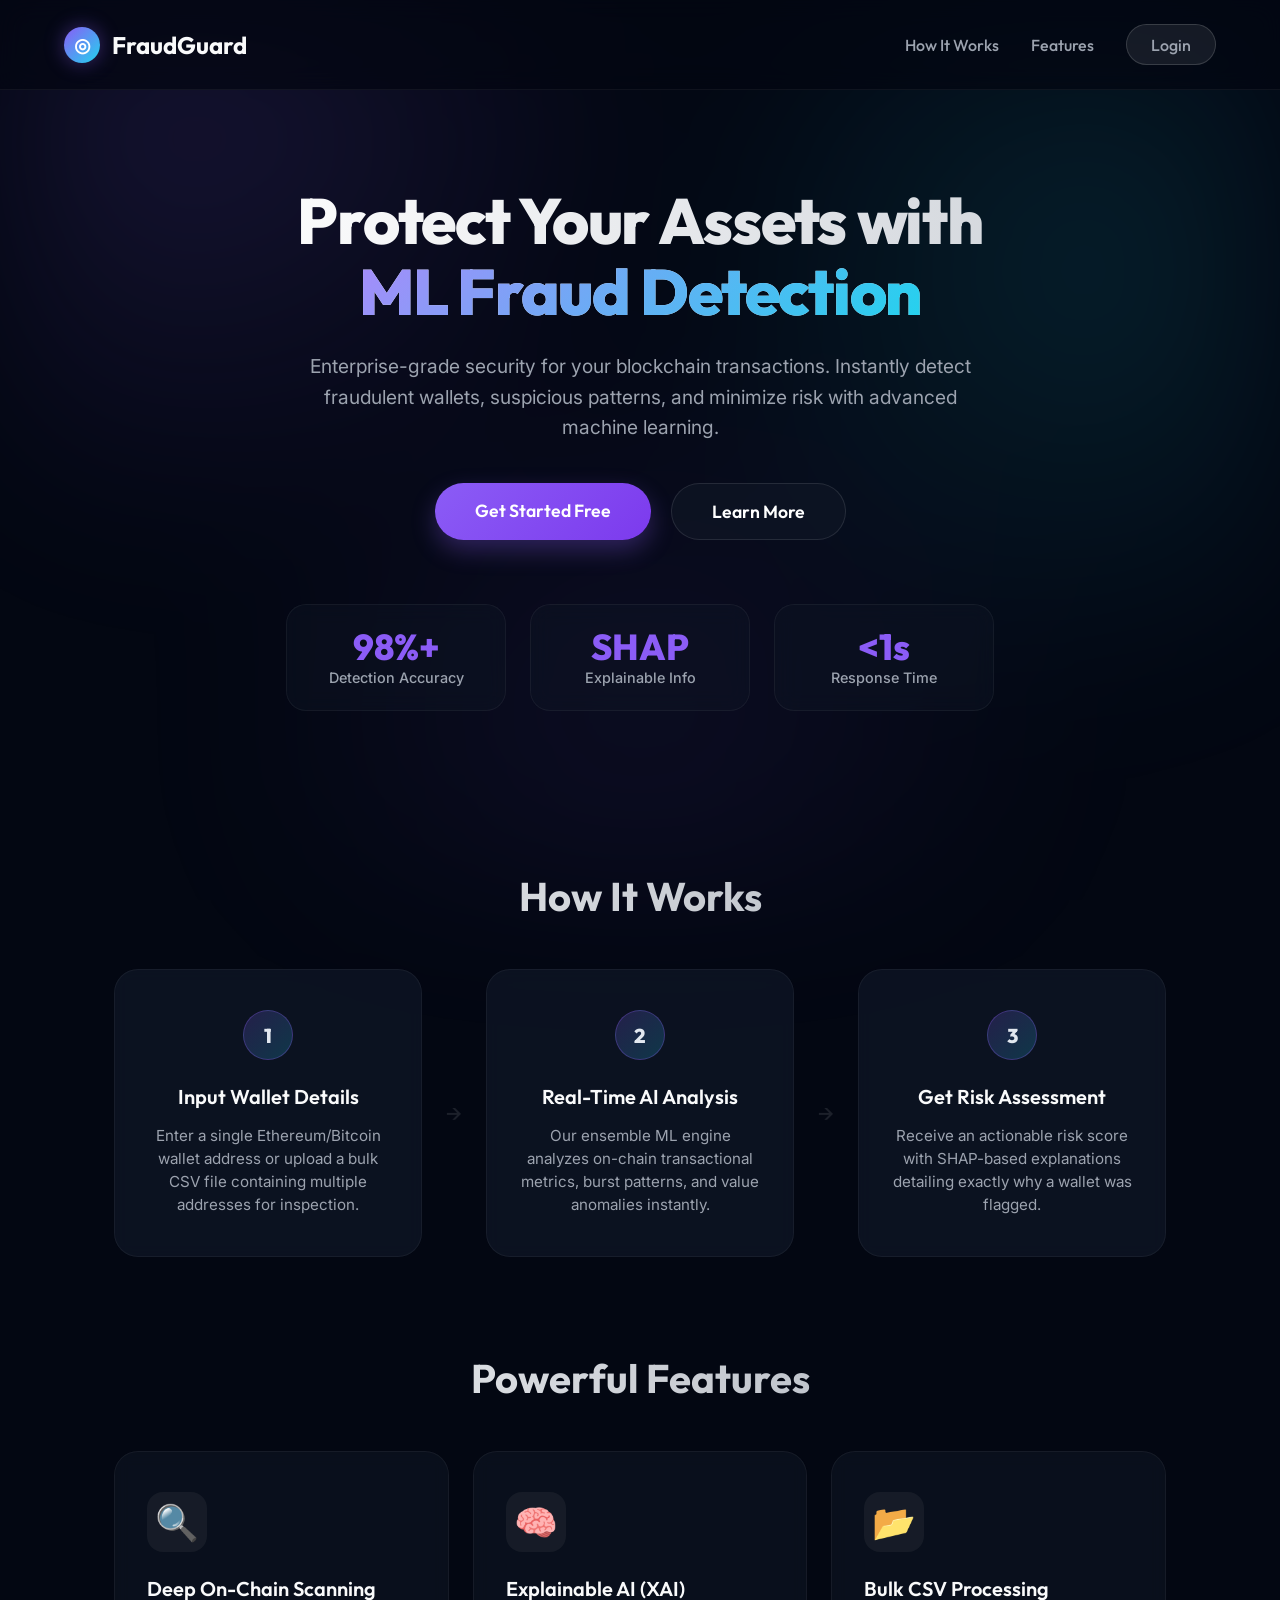
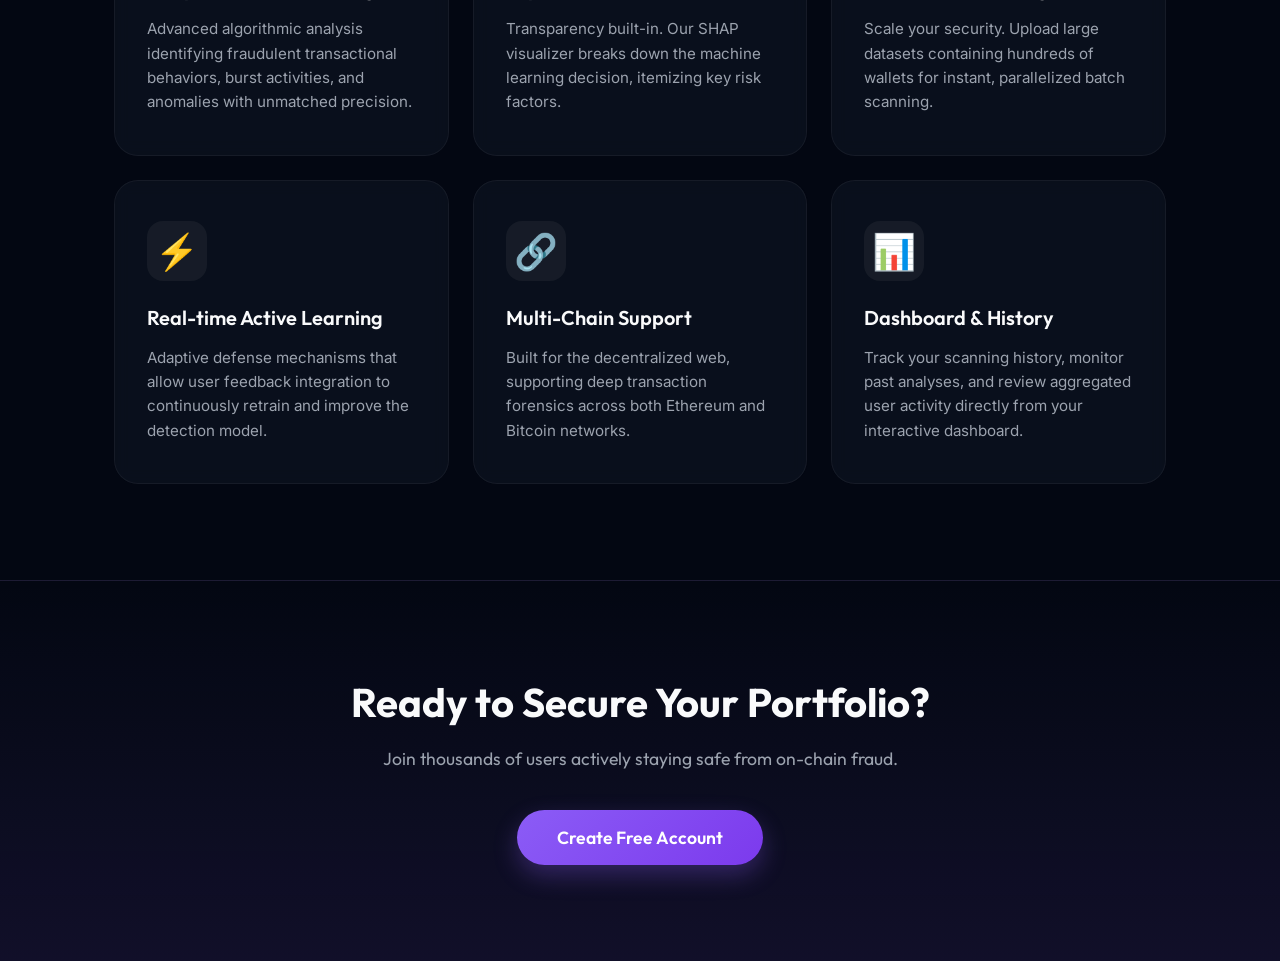
<file: frontend/index.html>
<!DOCTYPE html>
<html lang="en">

<head>
  <meta charset="UTF-8">
  <meta name="viewport" content="width=device-width, initial-scale=1.0">
  <title>FraudGuard - ML Blockchain Security</title>
  <link rel="preconnect" href="https://fonts.googleapis.com" />
  <link
    href="https://fonts.googleapis.com/css2?family=Outfit:wght@300;400;500;600;700;800&family=Inter:wght@400;500&display=swap"
    rel="stylesheet" />
  <style>
    :root {
      --bg: #030712;
      --card-bg: #111827;
      --primary: #8b5cf6;
      --primary-hover: #7c3aed;
      --accent: #22d3ee;
      --text: #f9fafb;
      --text-muted: #9ca3af;
    }

    * {
      box-sizing: border-box;
      margin: 0;
      padding: 0;
    }

    body {
      font-family: 'Outfit', sans-serif;
      background-color: var(--bg);
      color: var(--text);
      min-height: 100vh;
      overflow-x: hidden;
    }

    a {
      text-decoration: none;
      color: inherit;
    }

    /* Animated background gradient */
    .bg-gradient {
      position: absolute;
      top: 0;
      left: 0;
      right: 0;
      bottom: 0;
      z-index: -1;
      background: radial-gradient(circle at 15% 10%, rgba(139, 92, 246, 0.15), transparent 35%),
        radial-gradient(circle at 85% 30%, rgba(34, 211, 238, 0.12), transparent 35%),
        radial-gradient(circle at 50% 80%, rgba(139, 92, 246, 0.08), transparent 45%);
      filter: blur(80px);
      animation: pulse 8s infinite alternate;
    }

    @keyframes pulse {
      0% {
        opacity: 0.6;
      }

      100% {
        opacity: 1;
      }
    }

    /* Navbar */
    .navbar {
      display: flex;
      justify-content: space-between;
      align-items: center;
      padding: 1.5rem 5%;
      backdrop-filter: blur(12px);
      border-bottom: 1px solid rgba(255, 255, 255, 0.05);
      position: sticky;
      top: 0;
      z-index: 100;
      background: rgba(3, 7, 18, 0.7);
    }

    .logo {
      display: flex;
      align-items: center;
      gap: 0.75rem;
      font-size: 1.5rem;
      font-weight: 700;
      color: var(--text);
    }

    .logo-icon {
      width: 36px;
      height: 36px;
      background: linear-gradient(135deg, var(--primary), var(--accent));
      border-radius: 50%;
      display: flex;
      align-items: center;
      justify-content: center;
      box-shadow: 0 0 20px rgba(139, 92, 246, 0.4);
      color: #fff;
      font-size: 1.2rem;
    }

    .nav-links {
      display: flex;
      gap: 2rem;
      align-items: center;
    }

    .nav-links a {
      font-size: 1rem;
      font-weight: 500;
      color: var(--text-muted);
      transition: color 0.3s;
    }

    .nav-links a:hover {
      color: var(--text);
    }

    .btn-login {
      background: rgba(255, 255, 255, 0.08);
      border: 1px solid rgba(255, 255, 255, 0.15);
      padding: 0.6rem 1.5rem;
      border-radius: 9999px;
      font-weight: 600;
      color: #fff;
      transition: all 0.3s;
    }

    .btn-login:hover {
      background: rgba(255, 255, 255, 0.15);
      transform: translateY(-2px);
    }

    /* Hero Section */
    .hero {
      text-align: center;
      padding: 6rem 1rem 4rem;
      max-width: 900px;
      margin: 0 auto;
      position: relative;
    }

    .hero h1 {
      font-size: 4rem;
      line-height: 1.1;
      font-weight: 800;
      margin-bottom: 1.5rem;
      background: linear-gradient(to right, #ffffff, #d1d5db);
      -webkit-background-clip: text;
      background-clip: text;
      -webkit-text-fill-color: transparent;
      letter-spacing: -0.02em;
    }

    .hero-highlight {
      background: linear-gradient(135deg, #a78bfa, #22d3ee);
      -webkit-background-clip: text;
      background-clip: text;
      -webkit-text-fill-color: transparent;
    }

    .hero p {
      font-family: 'Inter', sans-serif;
      font-size: 1.2rem;
      color: var(--text-muted);
      margin: 0 auto 2.5rem;
      max-width: 700px;
      line-height: 1.6;
    }

    .cta-group {
      display: flex;
      justify-content: center;
      gap: 1.25rem;
      margin-bottom: 4rem;
    }

    .btn-primary {
      background: linear-gradient(135deg, var(--primary), var(--primary-hover));
      color: white;
      padding: 1rem 2.5rem;
      border-radius: 9999px;
      font-weight: 600;
      font-size: 1.1rem;
      box-shadow: 0 10px 25px rgba(139, 92, 246, 0.3);
      transition: all 0.3s cubic-bezier(0.4, 0, 0.2, 1);
      border: none;
      cursor: pointer;
    }

    .btn-primary:hover {
      box-shadow: 0 15px 35px rgba(139, 92, 246, 0.5);
      transform: translateY(-3px);
    }

    .btn-secondary {
      background: rgba(17, 24, 39, 0.6);
      color: white;
      padding: 1rem 2.5rem;
      border-radius: 9999px;
      font-weight: 600;
      font-size: 1.1rem;
      border: 1px solid rgba(255, 255, 255, 0.1);
      transition: all 0.3s;
    }

    .btn-secondary:hover {
      background: rgba(31, 41, 55, 0.8);
      transform: translateY(-3px);
      border-color: rgba(255, 255, 255, 0.2);
    }

    /* Stats Section */
    .stats {
      display: flex;
      justify-content: center;
      gap: 1.5rem;
      flex-wrap: wrap;
    }

    .stat-card {
      background: rgba(17, 24, 39, 0.4);
      border: 1px solid rgba(255, 255, 255, 0.05);
      padding: 1.5rem 2rem;
      border-radius: 20px;
      backdrop-filter: blur(10px);
      text-align: center;
      min-width: 220px;
      transition: transform 0.3s;
    }

    .stat-card:hover {
      transform: translateY(-5px);
      border-color: rgba(139, 92, 246, 0.2);
    }

    .stat-value {
      font-size: 2.25rem;
      font-weight: 800;
      color: var(--primary);
      margin-bottom: 0.25rem;
      line-height: 1;
    }

    .stat-label {
      font-family: 'Inter', sans-serif;
      color: var(--text-muted);
      font-size: 0.9rem;
      font-weight: 500;
    }

    /* How It Works Section */
    .section-title {
      text-align: center;
      font-size: 2.5rem;
      font-weight: 700;
      margin: 6rem 0 3rem;
      background: linear-gradient(to right, #fff, #9ca3af);
      -webkit-background-clip: text;
      background-clip: text;
      -webkit-text-fill-color: transparent;
    }

    .steps-container {
      display: flex;
      justify-content: center;
      align-items: center;
      gap: 1.5rem;
      max-width: 1100px;
      margin: 0 auto;
      padding: 0 1.5rem;
    }

    .step-card {
      background: rgba(17, 24, 39, 0.7);
      border: 1px solid rgba(255, 255, 255, 0.05);
      border-radius: 24px;
      padding: 2.5rem 2rem;
      flex: 1;
      text-align: center;
      position: relative;
      transition: all 0.3s;
      backdrop-filter: blur(8px);
    }

    .step-card:hover {
      border-color: rgba(139, 92, 246, 0.3);
      box-shadow: 0 10px 40px rgba(0, 0, 0, 0.3);
      transform: translateY(-5px);
    }

    .step-number {
      width: 50px;
      height: 50px;
      background: linear-gradient(135deg, rgba(139, 92, 246, 0.2), rgba(34, 211, 238, 0.2));
      border-radius: 50%;
      display: flex;
      align-items: center;
      justify-content: center;
      margin: 0 auto 1.5rem;
      font-size: 1.25rem;
      font-weight: 800;
      color: #e2e8f0;
      border: 1px solid rgba(139, 92, 246, 0.3);
    }

    .step-card h3 {
      font-size: 1.25rem;
      margin-bottom: 1rem;
      font-weight: 600;
    }

    .step-card p {
      font-family: 'Inter', sans-serif;
      color: var(--text-muted);
      font-size: 0.95rem;
      line-height: 1.5;
    }

    .step-arrow {
      color: rgba(255, 255, 255, 0.1);
      font-size: 1.5rem;
    }

    /* Features Section */
    .features-grid {
      display: grid;
      grid-template-columns: repeat(auto-fit, minmax(320px, 1fr));
      gap: 1.5rem;
      max-width: 1100px;
      margin: 0 auto 6rem;
      padding: 0 1.5rem;
    }

    .feature-card {
      background: rgba(17, 24, 39, 0.5);
      border: 1px solid rgba(255, 255, 255, 0.05);
      border-radius: 24px;
      padding: 2.5rem 2rem;
      transition: all 0.3s;
      display: flex;
      flex-direction: column;
      align-items: flex-start;
      backdrop-filter: blur(8px);
    }

    .feature-card:hover {
      background: rgba(17, 24, 39, 0.8);
      border-color: rgba(34, 211, 238, 0.2);
      transform: translateY(-5px);
    }

    .feature-icon {
      font-size: 2.2rem;
      margin-bottom: 1.5rem;
      background: rgba(255, 255, 255, 0.05);
      width: 60px;
      height: 60px;
      display: flex;
      align-items: center;
      justify-content: center;
      border-radius: 16px;
    }

    .feature-card h3 {
      font-size: 1.25rem;
      margin-bottom: 1rem;
      font-weight: 600;
    }

    .feature-card p {
      font-family: 'Inter', sans-serif;
      color: var(--text-muted);
      font-size: 0.95rem;
      line-height: 1.6;
    }

    /* Footer / Bottom CTA */
    .bottom-cta {
      background: linear-gradient(to top, rgba(139, 92, 246, 0.1), transparent);
      border-top: 1px solid rgba(255, 255, 255, 0.05);
      text-align: center;
      padding: 6rem 1rem;
      margin-top: 4rem;
    }

    .bottom-cta h2 {
      font-size: 2.5rem;
      margin-bottom: 1.25rem;
      font-weight: 700;
    }

    .bottom-cta p {
      color: var(--text-muted);
      margin-bottom: 2.5rem;
      font-size: 1.1rem;
    }

    @media (max-width: 768px) {
      .hero h1 {
        font-size: 2.5rem;
      }

      .steps-container {
        flex-direction: column;
      }

      .step-arrow {
        transform: rotate(90deg);
        margin: 0.5rem 0;
      }

      .nav-links {
        display: none;
      }

      .cta-group {
        flex-direction: column;
      }
    }
  </style>
</head>

<body>
  <div class="bg-gradient"></div>

  <nav class="navbar">
    <div class="logo">
      <div class="logo-icon">◎</div>
      FraudGuard
    </div>
    <div class="nav-links">
      <a href="#how-it-works">How It Works</a>
      <a href="#features">Features</a>
      <a href="login.html" class="btn-login" id="nav-login-btn">Login</a>
    </div>
  </nav>

  <main>
    <section class="hero">
      <h1>Protect Your Assets with <br><span class="hero-highlight">ML Fraud Detection</span></h1>
      <p>Enterprise-grade security for your blockchain transactions. Instantly detect fraudulent wallets, suspicious
        patterns, and minimize risk with advanced machine learning.</p>

      <div class="cta-group">
        <a href="login.html" class="btn-primary" id="hero-cta-btn">Get Started Free</a>
        <a href="#how-it-works" class="btn-secondary">Learn More</a>
      </div>

      <div class="stats">
        <div class="stat-card">
          <div class="stat-value">98%+</div>
          <div class="stat-label">Detection Accuracy</div>
        </div>
        <div class="stat-card">
          <div class="stat-value">SHAP</div>
          <div class="stat-label">Explainable Info</div>
        </div>
        <div class="stat-card">
          <div class="stat-value">&lt;1s</div>
          <div class="stat-label">Response Time</div>
        </div>
      </div>
    </section>

    <section id="how-it-works">
      <h2 class="section-title">How It Works</h2>
      <div class="steps-container">
        <div class="step-card">
          <div class="step-number">1</div>
          <h3>Input Wallet Details</h3>
          <p>Enter a single Ethereum/Bitcoin wallet address or upload a bulk CSV file containing multiple addresses for
            inspection.</p>
        </div>
        <div class="step-arrow">→</div>
        <div class="step-card">
          <div class="step-number">2</div>
          <h3>Real-Time AI Analysis</h3>
          <p>Our ensemble ML engine analyzes on-chain transactional metrics, burst patterns, and value anomalies
            instantly.</p>
        </div>
        <div class="step-arrow">→</div>
        <div class="step-card">
          <div class="step-number">3</div>
          <h3>Get Risk Assessment</h3>
          <p>Receive an actionable risk score with SHAP-based explanations detailing exactly why a wallet was flagged.
          </p>
        </div>
      </div>
    </section>

    <section id="features">
      <h2 class="section-title">Powerful Features</h2>
      <div class="features-grid">
        <div class="feature-card">
          <div class="feature-icon">🔍</div>
          <h3>Deep On-Chain Scanning</h3>
          <p>Advanced algorithmic analysis identifying fraudulent transactional behaviors, burst activities, and
            anomalies with unmatched precision.</p>
        </div>
        <div class="feature-card">
          <div class="feature-icon">🧠</div>
          <h3>Explainable AI (XAI)</h3>
          <p>Transparency built-in. Our SHAP visualizer breaks down the machine learning decision, itemizing key risk
            factors.</p>
        </div>
        <div class="feature-card">
          <div class="feature-icon">📂</div>
          <h3>Bulk CSV Processing</h3>
          <p>Scale your security. Upload large datasets containing hundreds of wallets for instant, parallelized batch
            scanning.</p>
        </div>
        <div class="feature-card">
          <div class="feature-icon">⚡</div>
          <h3>Real-time Active Learning</h3>
          <p>Adaptive defense mechanisms that allow user feedback integration to continuously retrain and improve the
            detection model.</p>
        </div>
        <div class="feature-card">
          <div class="feature-icon">🔗</div>
          <h3>Multi-Chain Support</h3>
          <p>Built for the decentralized web, supporting deep transaction forensics across both Ethereum and Bitcoin
            networks.</p>
        </div>
        <div class="feature-card">
          <div class="feature-icon">📊</div>
          <h3>Dashboard & History</h3>
          <p>Track your scanning history, monitor past analyses, and review aggregated user activity directly from your
            interactive dashboard.</p>
        </div>
      </div>
    </section>

    <section class="bottom-cta">
      <h2>Ready to Secure Your Portfolio?</h2>
      <p>Join thousands of users actively staying safe from on-chain fraud.</p>
      <a href="login.html" class="btn-primary" style="display: inline-block;">Create Free Account</a>
    </section>
  </main>

  <script>
    // Change login links to dashboard if user is already authenticated
    if (localStorage.getItem('jwt_token')) {
      document.getElementById('nav-login-btn').textContent = 'Go to Dashboard';
      document.getElementById('nav-login-btn').href = 'dashboard.html';

      document.getElementById('hero-cta-btn').textContent = 'Go to Dashboard';
      document.getElementById('hero-cta-btn').href = 'dashboard.html';
    }
  </script>
</body>

</html>
</file>
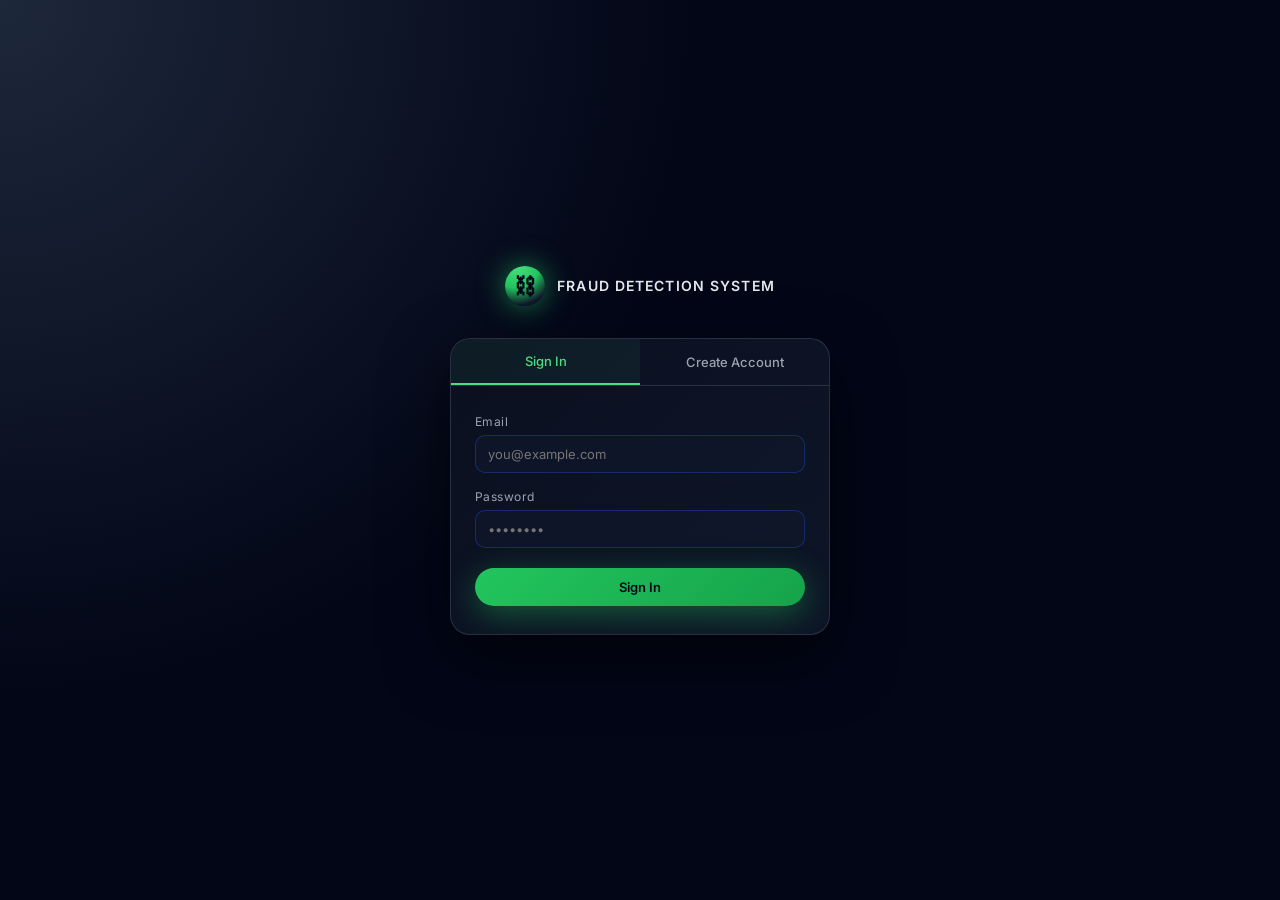
<file: frontend/dashboard.html>
<!DOCTYPE html>
<html lang="en">
  <head>
    <meta charset="UTF-8" />
    <meta name="viewport" content="width=device-width, initial-scale=1.0" />
    <title>AI Blockchain Wallet Fraud Detector</title>
    <link rel="stylesheet" href="styles.css?v=2" />
  </head>
  <body>
    <div class="app">
      <aside class="sidebar">
        <div class="logo">
          <span class="logo-mark">◎</span>
          <span class="logo-text">FraudGuard</span>
        </div>
        <nav class="nav">
          <a class="nav-item active">Dashboard</a>
        </nav>
        <div class="sidebar-footer">
          <p class="sidebar-label">Model status</p>
          <p id="model-status" class="status-pill status-pill--unknown">
            Unknown
          </p>
          <div style="margin-top:12px;">
            <button id="retrain-btn" style="width:100%;padding:8px 12px;border-radius:999px;border:1px solid rgba(16,185,129,0.4);background:rgba(16,185,129,0.08);color:var(--accent-strong);font-size:12px;cursor:pointer;font-family:inherit;margin-bottom:8px;transition:all 200ms;">🚀 Retrain AI</button>
            <button id="logout-btn" style="width:100%;padding:8px 12px;border-radius:999px;border:1px solid rgba(248,113,113,0.4);background:rgba(248,113,113,0.08);color:#fb7185;font-size:12px;cursor:pointer;font-family:inherit;">⏻ Sign Out</button>
          </div>
        </div>
      </aside>

      <main class="main">
        <header class="topbar">
          <div>
            <h1>AI Blockchain Wallet Fraud Detector</h1>
            <p class="subtitle">
              Scan Ethereum and Bitcoin wallets for anomalous behavior in real time.
            </p>
          </div>
          <div class="topbar-right">
            <span class="badge badge--live">LIVE</span>
          </div>
        </header>

        <section class="grid grid--two">
          <div class="card">
            <h2>Scan a Wallet</h2>
            <form id="scan-form" class="scan-form">
              <label>
                Wallet address
                <input
                  type="text"
                  id="wallet-address"
                  placeholder="0x... / bc1..."
                  required
                />
              </label>

              <label>
                Blockchain network
                <select id="blockchain" required>
                  <option value="ethereum">Ethereum</option>
                  <option value="bitcoin">Bitcoin</option>
                </select>
              </label>

              <button id="scan-button" type="submit" class="btn btn-primary">
                <span id="scan-button-text">Scan Wallet</span>
                <span id="scan-button-spinner" class="spinner hidden"></span>
              </button>
            </form>

            <div style="margin-top:24px; padding-top:20px; border-top: 1px solid var(--border-subtle);">
              <h3 style="margin: 0 0 12px; font-size: 14px; font-weight: 600; color: var(--text-soft); display: flex; align-items: center; gap: 8px;">
                <span style="font-size: 16px;">📊</span> Batch Scan (CSV)
              </h3>
              <input type="file" id="batch-file" accept=".csv" style="display:none;" />
              <button id="batch-btn" style="width:100%;padding:14px;border-radius:12px;border:1px dashed rgba(16,185,129,0.5);background:rgba(16,185,129,0.05);color:var(--accent-strong);font-size:14px;font-weight:600;cursor:pointer;font-family:inherit;transition:all 200ms;">Upload CSV</button>
              <p style="margin:8px 0 0; font-size:11px; color:#64748b; text-align:center;">File must contain a column named <code>wallet_address</code></p>
            </div>
            
            <p id="scan-error" class="form-error hidden"></p>
          </div>

          <div class="card">
            <h2>Fraud Risk Gauge</h2>
            <div class="gauge-wrapper">
              <svg class="gauge-svg" viewBox="0 0 200 120" xmlns="http://www.w3.org/2000/svg">
                <!-- Background track -->
                <path d="M 20 110 A 80 80 0 0 1 180 110" fill="none" stroke="#1e2a3a" stroke-width="14" stroke-linecap="round"/>
                <!-- Color zones -->
                <path d="M 20 110 A 80 80 0 0 1 79 36" fill="none" stroke="rgba(74,222,128,0.35)" stroke-width="14" stroke-linecap="butt"/>
                <path d="M 79 36 A 80 80 0 0 1 121 36" fill="none" stroke="rgba(234,179,8,0.35)" stroke-width="14" stroke-linecap="butt"/>
                <path d="M 121 36 A 80 80 0 0 1 180 110" fill="none" stroke="rgba(248,113,113,0.35)" stroke-width="14" stroke-linecap="butt"/>
                <!-- Active needle arc -->
                <path id="gauge-needle" d="M 20 110 A 80 80 0 0 1 20 110" fill="none" stroke="#4ade80" stroke-width="14" stroke-linecap="round"
                      style="transition: all 500ms cubic-bezier(0.21,0.85,0.37,0.99);"/>
                <!-- Center labels -->
                <text id="fraud-score" x="100" y="90" text-anchor="middle" fill="#e5e7eb" font-size="24" font-weight="600" font-family="system-ui">--%</text>
                <text id="risk-level" x="100" y="112" text-anchor="middle" fill="#9ca3af" font-size="11" font-family="system-ui">No data</text>
              </svg>
              <div class="gauge-legend">
                <span class="legend-item low">Low</span>
                <span class="legend-item medium">Medium</span>
                <span class="legend-item high">High</span>
              </div>
            </div>
          </div>
        </section>

        <section class="grid grid--two">
          <div class="card">
            <h2>Transaction Statistics</h2>
            <div class="stats-grid">
              <div class="stat">
                <p class="stat-label">Wallet</p>
                <p id="stat-wallet" class="stat-value stat-value--muted">--</p>
              </div>
              <div class="stat">
                <p class="stat-label">Blockchain</p>
                <p id="stat-blockchain" class="stat-value stat-value--muted">--</p>
              </div>
              <div class="stat">
                <p class="stat-label">Transaction count</p>
                <p id="stat-tx-count" class="stat-value">--</p>
              </div>
              <div class="stat">
                <p class="stat-label">Average value</p>
                <p id="stat-avg" class="stat-value">--</p>
              </div>
              <div class="stat">
                <p class="stat-label">Maximum value</p>
                <p id="stat-max" class="stat-value">--</p>
              </div>
              <div class="stat">
                <p class="stat-label">Burst activity</p>
                <p id="stat-burst" class="stat-value">--</p>
              </div>
            </div>
          </div>

          <div class="card">
            <h2>Scan History</h2>
            <div class="table-wrapper">
              <table class="table">
                <thead>
                  <tr>
                    <th>Time</th>
                    <th>Wallet</th>
                    <th>Chain</th>
                    <th>Tx</th>
                    <th>Fraud</th>
                    <th>Risk</th>
                    <th>Feedback</th>
                  </tr>
                </thead>
                <tbody id="history-body">
                  <tr>
                    <td colspan="7" class="empty-state">
                      No scans yet. Run your first scan above.
                    </td>
                  </tr>
                </tbody>
              </table>
            </div>
          </div>
        </section>

        <!-- AI Explanation Section -->
        <section class="grid" id="xai-section">
          <div class="card">
            <h2>AI Detection Factors (SHAP Analysis)</h2>
            <div id="xai-bars" style="display: grid; grid-template-columns: repeat(2, 1fr); gap: 20px; margin-top: 16px;">
              <p class="empty-state" style="grid-column: 1 / -1; margin: 0;">Scan a wallet to view the AI breakdown.</p>
            </div>
          </div>
        </section>
      </main>
    </div>

    <script type="module" src="app.js?v=6"></script>
  </body>
</html>
</file>
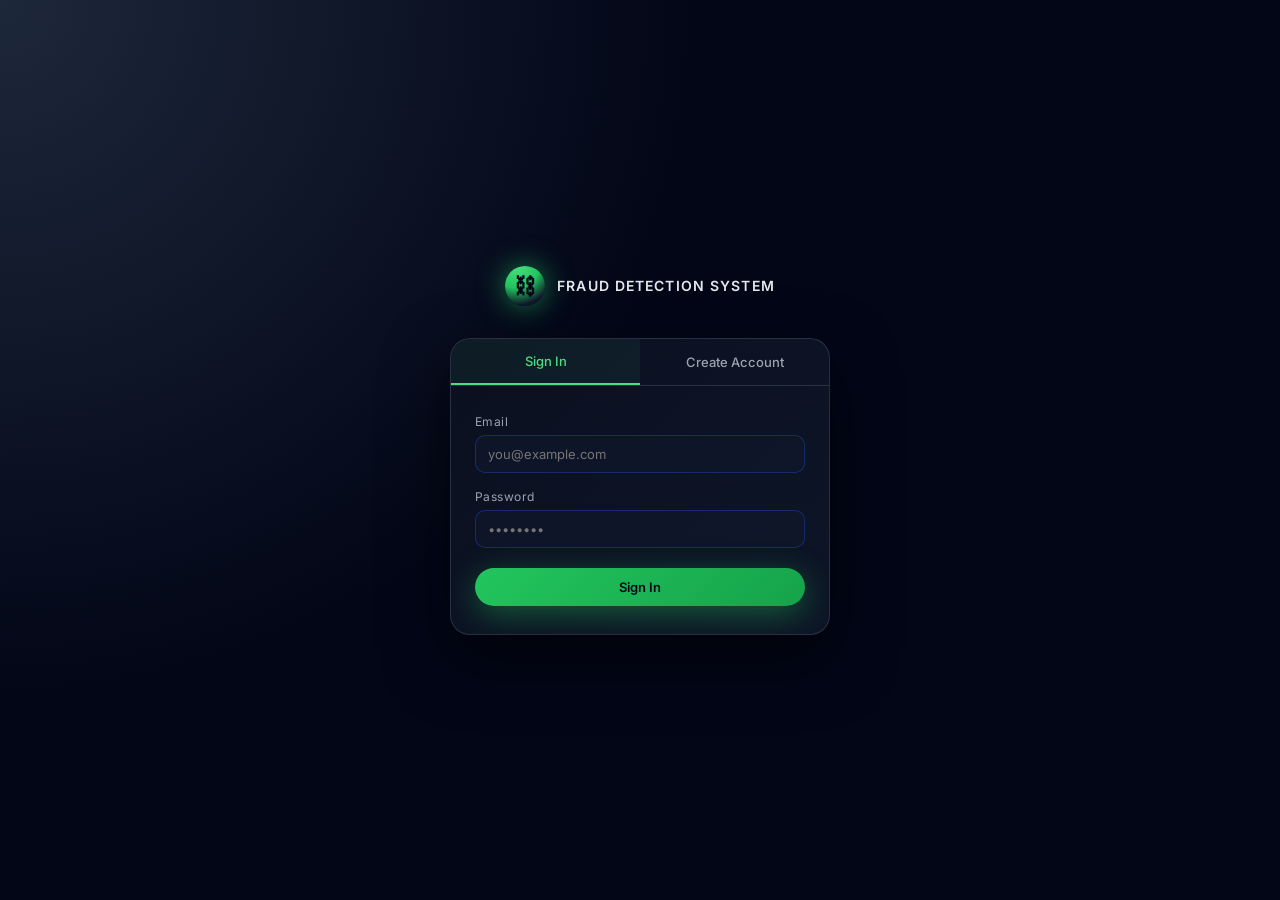
<file: frontend/login.html>
<!DOCTYPE html>
<html lang="en">
<head>
  <meta charset="UTF-8" />
  <meta name="viewport" content="width=device-width, initial-scale=1.0" />
  <title>Login — Fraud Detection System</title>
  <link rel="preconnect" href="https://fonts.googleapis.com" />
  <link href="https://fonts.googleapis.com/css2?family=Inter:wght@300;400;500;600;700&display=swap" rel="stylesheet" />
  <style>
    *, *::before, *::after { box-sizing: border-box; margin: 0; padding: 0; }

    :root {
      --bg: #050912;
      --card: #0b1020;
      --accent: #4ade80;
      --accent-strong: #22c55e;
      --danger: #fb7185;
      --text: #e5e7eb;
      --text-soft: #9ca3af;
      --border: rgba(148, 163, 184, 0.2);
      --glow: 0 0 28px rgba(74, 222, 128, 0.35);
    }

    body {
      min-height: 100vh;
      font-family: 'Inter', system-ui, sans-serif;
      background: radial-gradient(circle at top left, #1d283a 0, #020617 45%),
                  radial-gradient(circle at bottom right, rgba(56,189,248,0.08), transparent 55%);
      display: flex;
      align-items: center;
      justify-content: center;
      color: var(--text);
    }

    .auth-wrap {
      width: 100%;
      max-width: 420px;
      padding: 20px;
    }

    .logo-row {
      display: flex;
      align-items: center;
      gap: 12px;
      justify-content: center;
      margin-bottom: 32px;
    }

    .logo-mark {
      width: 40px; height: 40px;
      border-radius: 50%;
      background: radial-gradient(circle at 30% 0, #4ade80, #22c55e 45%, #0f172a 80%);
      box-shadow: 0 0 28px rgba(34,197,94,0.6);
      display: flex; align-items: center; justify-content: center;
      font-size: 22px; font-weight: 700; color: #020617;
    }

    .logo-text {
      font-size: 14px; font-weight: 600; letter-spacing: 0.08em;
      text-transform: uppercase;
    }

    .card {
      background: linear-gradient(135deg, #0b1020 0%, #0d1526 100%);
      border: 1px solid var(--border);
      border-radius: 20px;
      overflow: hidden;
      box-shadow: 0 24px 64px rgba(0,0,0,0.6);
    }

    /* Tabs */
    .tabs { display: flex; border-bottom: 1px solid var(--border); }
    .tab {
      flex: 1; padding: 14px;
      text-align: center; font-size: 13px; font-weight: 500;
      color: var(--text-soft); cursor: pointer;
      transition: color 150ms, background 150ms;
      border: none; background: none; font-family: inherit;
    }
    .tab.active {
      color: var(--accent);
      border-bottom: 2px solid var(--accent);
      background: rgba(74,222,128,0.06);
    }

    .panel { display: none; padding: 28px 24px; }
    .panel.active { display: flex; flex-direction: column; gap: 16px; }

    label {
      display: flex; flex-direction: column; gap: 6px;
      font-size: 12px; color: var(--text-soft); letter-spacing: 0.04em;
    }

    input {
      padding: 10px 12px;
      border-radius: 10px;
      border: 1px solid rgba(30,64,175,0.5);
      background: rgba(15,23,42,0.9);
      color: var(--text); font-family: inherit; font-size: 13px;
      outline: none;
      transition: border-color 150ms, box-shadow 150ms;
    }
    input:focus {
      border-color: var(--accent-strong);
      box-shadow: var(--glow);
    }

    .btn {
      margin-top: 4px;
      padding: 11px 14px;
      border: none; border-radius: 999px;
      font-size: 13px; font-weight: 600; font-family: inherit;
      cursor: pointer;
      background: linear-gradient(135deg, #22c55e, #16a34a);
      color: #020617;
      box-shadow: 0 8px 32px rgba(34,197,94,0.4);
      transition: box-shadow 150ms, transform 90ms;
    }
    .btn:hover { box-shadow: 0 12px 40px rgba(34,197,94,0.55); transform: translateY(-1px); }
    .btn:active { transform: translateY(0); }
    .btn:disabled { opacity: 0.5; cursor: not-allowed; }

    .error-msg {
      font-size: 12px; color: var(--danger);
      background: rgba(248,113,113,0.1);
      border: 1px solid rgba(248,113,113,0.3);
      border-radius: 8px; padding: 8px 12px;
      display: none;
    }
    .error-msg.visible { display: block; }

    .success-msg {
      font-size: 12px; color: var(--accent);
      background: rgba(74,222,128,0.1);
      border: 1px solid rgba(74,222,128,0.3);
      border-radius: 8px; padding: 8px 12px;
      display: none;
    }
    .success-msg.visible { display: block; }
  </style>
</head>
<body>
  <div class="auth-wrap">
    <div class="logo-row">
      <div class="logo-mark">⛓</div>
      <span class="logo-text">Fraud Detection System</span>
    </div>

    <div class="card">
      <div class="tabs">
        <button class="tab active" id="tab-login" onclick="showTab('login')">Sign In</button>
        <button class="tab" id="tab-register" onclick="showTab('register')">Create Account</button>
      </div>

      <!-- LOGIN -->
      <div id="panel-login" class="panel active">
        <div class="error-msg" id="login-error"></div>
        <label>Email
          <input type="email" id="login-email" placeholder="you@example.com" autocomplete="email" />
        </label>
        <label>Password
          <input type="password" id="login-password" placeholder="••••••••" autocomplete="current-password" />
        </label>
        <button class="btn" id="login-btn" onclick="doLogin()">Sign In</button>
      </div>

      <!-- REGISTER -->
      <div id="panel-register" class="panel">
        <div class="error-msg" id="register-error"></div>
        <div class="success-msg" id="register-success"></div>
        <label>Username
          <input type="text" id="reg-username" placeholder="john_doe" autocomplete="username" />
        </label>
        <label>Email
          <input type="email" id="reg-email" placeholder="you@example.com" autocomplete="email" />
        </label>
        <label>Password
          <input type="password" id="reg-password" placeholder="Min. 6 characters" autocomplete="new-password" />
        </label>
        <button class="btn" id="register-btn" onclick="doRegister()">Create Account</button>
      </div>
    </div>
  </div>

  <script>
    const API = "http://localhost:8000";

    function showTab(name) {
      document.querySelectorAll('.tab').forEach(t => t.classList.remove('active'));
      document.querySelectorAll('.panel').forEach(p => p.classList.remove('active'));
      document.getElementById('tab-' + name).classList.add('active');
      document.getElementById('panel-' + name).classList.add('active');
    }

    function showError(id, msg) {
      const el = document.getElementById(id);
      el.textContent = msg; el.classList.add('visible');
    }
    function clearMsg(id) { document.getElementById(id).classList.remove('visible'); }

    async function doLogin() {
      clearMsg('login-error');
      const email = document.getElementById('login-email').value.trim();
      const password = document.getElementById('login-password').value;
      const btn = document.getElementById('login-btn');
      if (!email || !password) { showError('login-error', 'Please fill in all fields.'); return; }

      btn.disabled = true; btn.textContent = 'Signing in…';
      try {
        const res = await fetch(`${API}/auth/login`, {
          method: 'POST', headers: { 'Content-Type': 'application/json' },
          body: JSON.stringify({ email, password })
        });
        const data = await res.json();
        if (!res.ok) { showError('login-error', data.detail || 'Login failed.'); return; }
        localStorage.setItem('jwt_token', data.access_token);
        window.location.href = 'dashboard.html';
      } catch (e) {
        showError('login-error', 'Cannot connect to server. Is the backend running?');
      } finally {
        btn.disabled = false; btn.textContent = 'Sign In';
      }
    }

    async function doRegister() {
      clearMsg('register-error'); clearMsg('register-success');
      const username = document.getElementById('reg-username').value.trim();
      const email = document.getElementById('reg-email').value.trim();
      const password = document.getElementById('reg-password').value;
      const btn = document.getElementById('register-btn');
      if (!username || !email || !password) { showError('register-error', 'Please fill in all fields.'); return; }
      if (password.length < 6) { showError('register-error', 'Password must be at least 6 characters.'); return; }

      btn.disabled = true; btn.textContent = 'Creating account…';
      try {
        const res = await fetch(`${API}/auth/register`, {
          method: 'POST', headers: { 'Content-Type': 'application/json' },
          body: JSON.stringify({ username, email, password })
        });
        const data = await res.json();
        if (!res.ok) { showError('register-error', data.detail || 'Registration failed.'); return; }
        const s = document.getElementById('register-success');
        s.textContent = `Account created for ${data.username}! You can now sign in.`;
        s.classList.add('visible');
        setTimeout(() => showTab('login'), 1500);
      } catch (e) {
        showError('register-error', 'Cannot connect to server. Is the backend running?');
      } finally {
        btn.disabled = false; btn.textContent = 'Create Account';
      }
    }

    // If already logged in, go straight to dashboard
    if (localStorage.getItem('jwt_token')) {
      window.location.href = 'dashboard.html';
    }

    // Allow Enter key submission
    document.addEventListener('keydown', e => {
      if (e.key !== 'Enter') return;
      const loginActive = document.getElementById('panel-login').classList.contains('active');
      if (loginActive) doLogin(); else doRegister();
    });
  </script>
</body>
</html>
</file>
<file: frontend/styles.css>
@import url('https://fonts.googleapis.com/css2?family=Outfit:wght@300;400;500;600;700&display=swap');

*,
*::before,
*::after {
  box-sizing: border-box;
}

:root {
  --bg: #030712;
  --bg-elevated: rgba(11, 16, 32, 0.4);
  --bg-input: rgba(17, 24, 39, 0.6);
  --accent: #10b981;
  --accent-soft: rgba(16, 185, 129, 0.15);
  --accent-strong: #34d399;
  --accent-glow: 0 0 20px rgba(16, 185, 129, 0.4);
  --danger: #ef4444;
  --danger-soft: rgba(239, 68, 68, 0.15);
  --text: #f8fafc;
  --text-soft: #94a3b8;
  --border-subtle: rgba(255, 255, 255, 0.06);
  --border-strong: rgba(255, 255, 255, 0.15);
  --shadow-soft: 0 16px 40px rgba(0, 0, 0, 0.4);
  --radius-lg: 24px;
  --radius-md: 16px;
  --radius-pill: 999px;
  --transition-fast: 250ms cubic-bezier(0.4, 0, 0.2, 1);
  --transition-bounce: 400ms cubic-bezier(0.175, 0.885, 0.32, 1.275);
  --font-sans: 'Outfit', system-ui, sans-serif;
}

body {
  margin: 0;
  min-height: 100vh;
  font-family: var(--font-sans);
  background-color: var(--bg);
  background-image: radial-gradient(circle at top right, rgba(16, 185, 129, 0.08) 0%, transparent 40%),
                    radial-gradient(circle at bottom left, rgba(59, 130, 246, 0.08) 0%, transparent 40%);
  color: var(--text);
  overflow-x: hidden;
}

/* Floating animated background orbs */
body::before, body::after {
  content: "";
  position: fixed;
  border-radius: 50%;
  filter: blur(100px);
  z-index: -1;
  pointer-events: none;
  animation: float 20s ease-in-out infinite alternate;
}

body::before {
  width: 500px;
  height: 500px;
  background: rgba(16, 185, 129, 0.05);
  top: -200px;
  left: -200px;
}

body::after {
  width: 600px;
  height: 600px;
  background: rgba(59, 130, 246, 0.05);
  bottom: -200px;
  right: -200px;
  animation-delay: -10s;
}

@keyframes float {
  0% { transform: translate(0, 0) scale(1); }
  100% { transform: translate(100px, 100px) scale(1.1); }
}

.app {
  display: flex;
  min-height: 100vh;
}

.sidebar {
  width: 280px;
  padding: 32px 24px;
  border-right: 1px solid var(--border-subtle);
  background: rgba(3, 7, 18, 0.7);
  backdrop-filter: blur(20px);
  display: flex;
  flex-direction: column;
  gap: 32px;
  z-index: 10;
}

.logo {
  display: flex;
  align-items: center;
  gap: 14px;
}

.logo-mark {
  width: 42px;
  height: 42px;
  border-radius: 12px;
  display: flex;
  align-items: center;
  justify-content: center;
  background: linear-gradient(135deg, #10b981, #059669);
  box-shadow: var(--accent-glow);
  color: #020617;
  font-size: 24px;
  font-weight: 700;
  text-shadow: 0 1px 2px rgba(255,255,255,0.4);
}

.logo-text {
  font-weight: 700;
  letter-spacing: 0.06em;
  font-size: 16px;
  background: linear-gradient(to right, #ffffff, #94a3b8);
  -webkit-background-clip: text;
  background-clip: text;
  -webkit-text-fill-color: transparent;
}

.nav {
  display: flex;
  flex-direction: column;
  gap: 12px;
}

.nav-item {
  padding: 12px 16px;
  border-radius: 12px;
  color: var(--text-soft);
  font-size: 14px;
  font-weight: 500;
  display: flex;
  align-items: center;
  cursor: pointer;
  transition: var(--transition-fast);
}

.nav-item:hover {
  background: rgba(255, 255, 255, 0.05);
  color: var(--text);
  transform: translateX(4px);
}

.nav-item.active {
  background: linear-gradient(90deg, rgba(16, 185, 129, 0.15), transparent);
  border-left: 3px solid var(--accent);
  color: var(--accent-strong);
  border-radius: 4px 12px 12px 4px;
}

.sidebar-footer {
  margin-top: auto;
  border-radius: var(--radius-md);
  padding: 20px;
  background: rgba(255, 255, 255, 0.02);
  border: 1px solid var(--border-subtle);
  border-top: 1px solid rgba(255, 255, 255, 0.08);
}

.sidebar-label {
  margin: 0 0 10px;
  font-size: 12px;
  font-weight: 600;
  text-transform: uppercase;
  letter-spacing: 0.1em;
  color: var(--text-soft);
}

.status-pill {
  display: inline-flex;
  align-items: center;
  justify-content: center;
  padding: 6px 14px;
  border-radius: var(--radius-pill);
  font-size: 12px;
  font-weight: 600;
  letter-spacing: 0.05em;
  text-transform: uppercase;
  box-shadow: 0 2px 10px rgba(0,0,0,0.2);
}

.status-pill--unknown {
  background: rgba(148, 163, 184, 0.1);
  border: 1px solid rgba(148, 163, 184, 0.3);
  color: var(--text-soft);
}

.status-pill--ready {
  background: rgba(16, 185, 129, 0.1);
  border: 1px solid rgba(16, 185, 129, 0.5);
  color: var(--accent-strong);
  box-shadow: 0 0 15px rgba(16, 185, 129, 0.2);
}

.status-pill--error {
  background: rgba(239, 68, 68, 0.1);
  border: 1px solid rgba(239, 68, 68, 0.5);
  color: var(--danger);
}

.main {
  flex: 1;
  padding: 40px;
  overflow-y: auto;
  position: relative;
}

.topbar {
  display: flex;
  justify-content: space-between;
  align-items: center;
  margin-bottom: 40px;
  animation: slideDown 0.6s ease-out;
}

@keyframes slideDown {
  from { opacity: 0; transform: translateY(-20px); }
  to { opacity: 1; transform: translateY(0); }
}

.topbar h1 {
  margin: 0 0 8px;
  font-size: 28px;
  font-weight: 700;
  letter-spacing: -0.01em;
  background: linear-gradient(135deg, #fff, #94a3b8);
  -webkit-background-clip: text;
  background-clip: text;
  -webkit-text-fill-color: transparent;
}

.subtitle {
  margin: 0;
  font-size: 15px;
  color: var(--text-soft);
  font-weight: 400;
}

.badge {
  padding: 6px 14px;
  border-radius: var(--radius-pill);
  font-size: 12px;
  font-weight: 700;
  text-transform: uppercase;
  letter-spacing: 0.15em;
  border: 1px solid rgba(16, 185, 129, 0.3);
  background: rgba(16, 185, 129, 0.1);
  color: var(--accent-strong);
  display: flex;
  align-items: center;
  gap: 8px;
  box-shadow: var(--accent-glow);
}

.badge::before {
  content: "";
  width: 8px;
  height: 8px;
  border-radius: 50%;
  background: var(--accent-strong);
  animation: pulse 2s infinite;
}

@keyframes pulse {
  0% { box-shadow: 0 0 0 0 rgba(16, 185, 129, 0.7); }
  70% { box-shadow: 0 0 0 6px rgba(16, 185, 129, 0); }
  100% { box-shadow: 0 0 0 0 rgba(16, 185, 129, 0); }
}

.grid {
  display: grid;
  gap: 24px;
  margin-bottom: 24px;
}

.grid--two {
  grid-template-columns: 1.2fr 1fr;
}

.card {
  background: var(--bg-elevated);
  backdrop-filter: blur(16px);
  padding: 32px;
  border-radius: var(--radius-lg);
  border: 1px solid var(--border-subtle);
  border-top: 1px solid rgba(255, 255, 255, 0.12);
  border-left: 1px solid rgba(255, 255, 255, 0.08);
  box-shadow: var(--shadow-soft);
  position: relative;
  overflow: hidden;
  animation: fadeUp 0.6s ease-out backwards;
}

.grid:nth-child(2) > .card:nth-child(1) { animation-delay: 0.1s; }
.grid:nth-child(2) > .card:nth-child(2) { animation-delay: 0.2s; }
.grid:nth-child(3) > .card:nth-child(1) { animation-delay: 0.3s; }
.grid:nth-child(3) > .card:nth-child(2) { animation-delay: 0.4s; }

@keyframes fadeUp {
  from { opacity: 0; transform: translateY(30px); }
  to { opacity: 1; transform: translateY(0); }
}

/* Subtle inner glow for cards */
.card::after {
  content: "";
  position: absolute;
  inset: 0;
  border-radius: inherit;
  background: linear-gradient(180deg, rgba(255,255,255,0.03) 0%, transparent 100%);
  pointer-events: none;
}

.card h2 {
  margin: 0 0 20px;
  font-size: 16px;
  font-weight: 600;
  letter-spacing: 0.05em;
  text-transform: uppercase;
  color: var(--text-soft);
  display: flex;
  align-items: center;
  gap: 10px;
}

.card h2::before {
  content: "";
  width: 4px;
  height: 14px;
  background: var(--accent);
  border-radius: 2px;
  box-shadow: 0 0 8px var(--accent);
}

.scan-form {
  display: flex;
  flex-direction: column;
  gap: 16px;
}

label {
  display: flex;
  flex-direction: column;
  font-size: 13px;
  font-weight: 500;
  color: var(--text-soft);
  gap: 8px;
}

input,
select {
  padding: 14px 16px;
  border-radius: var(--radius-md);
  border: 1px solid var(--border-strong);
  background: var(--bg-input);
  color: var(--text);
  font-family: inherit;
  font-size: 15px;
  outline: none;
  transition: var(--transition-fast);
  box-shadow: inset 0 2px 4px rgba(0,0,0,0.2);
}

input::placeholder {
  color: #475569;
}

input:focus,
select:focus {
  border-color: var(--accent-strong);
  background: rgba(17, 24, 39, 0.8);
  box-shadow: inset 0 2px 4px rgba(0,0,0,0.2), 0 0 0 3px rgba(16, 185, 129, 0.2);
  transform: translateY(-2px);
}

.btn {
  position: relative;
  border: none;
  border-radius: var(--radius-md);
  padding: 16px 24px;
  font-size: 15px;
  font-weight: 600;
  font-family: inherit;
  cursor: pointer;
  display: flex;
  align-items: center;
  justify-content: center;
  gap: 12px;
  overflow: hidden;
  transition: var(--transition-bounce);
  margin-top: 8px;
}

.btn-primary {
  background: linear-gradient(135deg, #10b981, #059669);
  color: #fff;
  box-shadow: 0 8px 20px rgba(16, 185, 129, 0.3), inset 0 1px 1px rgba(255,255,255,0.4);
  text-shadow: 0 1px 2px rgba(0,0,0,0.2);
}

.btn-primary::after {
  content: '';
  position: absolute;
  top: 0; left: -100%;
  width: 50%; height: 100%;
  background: linear-gradient(90deg, transparent, rgba(255,255,255,0.3), transparent);
  transform: skewX(-20deg);
}

.btn-primary:hover:not(:disabled) {
  transform: translateY(-3px);
  box-shadow: 0 12px 28px rgba(16, 185, 129, 0.4), inset 0 1px 1px rgba(255,255,255,0.5);
}

.btn-primary:hover:not(:disabled)::after {
  left: 200%;
  transition: left 0.7s ease-in-out;
}

.btn-primary:active:not(:disabled) {
  transform: translateY(1px);
  box-shadow: 0 4px 12px rgba(16, 185, 129, 0.2);
}

.btn:disabled {
  opacity: 0.6;
  cursor: not-allowed;
  filter: grayscale(0.5);
}

.spinner {
  width: 18px;
  height: 18px;
  border-radius: 50%;
  border: 3px solid rgba(255,255,255,0.2);
  border-top-color: #fff;
  animation: spin 0.8s cubic-bezier(0.4, 0, 0.2, 1) infinite;
}

@keyframes spin {
  to { transform: rotate(360deg); }
}

.hidden {
  display: none !important;
}

.form-error {
  margin: 12px 0 0;
  font-size: 13px;
  font-weight: 500;
  color: var(--danger);
  background: rgba(239, 68, 68, 0.1);
  border: 1px solid rgba(239, 68, 68, 0.2);
  padding: 10px 14px;
  border-radius: 8px;
  animation: fadeUp 0.3s;
}

.gauge-wrapper {
  display: flex;
  flex-direction: column;
  align-items: center;
  justify-content: center;
  height: 100%;
  gap: 20px;
}

.gauge-svg {
  width: 280px;
  height: 160px;
  overflow: visible;
  filter: drop-shadow(0 10px 20px rgba(0,0,0,0.3));
}

.gauge-legend {
  display: flex;
  gap: 20px;
  font-size: 13px;
  font-weight: 500;
  color: var(--text-soft);
  background: rgba(255,255,255,0.03);
  padding: 8px 16px;
  border-radius: var(--radius-pill);
  border: 1px solid var(--border-subtle);
}

.legend-item {
  position: relative;
  padding-left: 18px;
}

.legend-item::before {
  content: "";
  width: 10px;
  height: 10px;
  border-radius: 50%;
  position: absolute;
  left: 0;
  top: 50%;
  transform: translateY(-50%);
  box-shadow: 0 0 8px currentColor;
}

.legend-item.low { color: var(--accent-strong); }
.legend-item.medium { color: #f59e0b; }
.legend-item.high { color: var(--danger); }

.stats-grid {
  display: grid;
  grid-template-columns: repeat(3, minmax(0, 1fr));
  gap: 16px;
}

.stat {
  background: rgba(255, 255, 255, 0.02);
  border-radius: var(--radius-md);
  padding: 18px 20px;
  border: 1px solid var(--border-subtle);
  border-top: 1px solid rgba(255, 255, 255, 0.06);
  transition: var(--transition-bounce);
  position: relative;
  overflow: hidden;
}

.stat:hover {
  transform: translateY(-4px);
  background: rgba(255, 255, 255, 0.04);
  border-color: rgba(255, 255, 255, 0.1);
  box-shadow: 0 10px 20px rgba(0,0,0,0.2);
}

.stat-label {
  margin: 0 0 8px;
  font-size: 11px;
  font-weight: 600;
  letter-spacing: 0.1em;
  text-transform: uppercase;
  color: var(--text-soft);
}

.stat-value {
  margin: 0;
  font-size: 22px;
  font-weight: 600;
  letter-spacing: -0.02em;
  background: linear-gradient(to right, #fff, #cbd5e1);
  -webkit-background-clip: text;
  background-clip: text;
  -webkit-text-fill-color: transparent;
}

.stat-value--muted {
  font-size: 14px;
  font-weight: 500;
  color: #94a3b8;
  -webkit-text-fill-color: currentcolor;
  background: none;
  word-break: break-all;
}

.table-wrapper {
  max-height: 300px;
  overflow: auto;
  border-radius: var(--radius-md);
  background: rgba(15, 23, 42, 0.4);
  border: 1px solid var(--border-subtle);
  /* Custom scrollbar */
}
.table-wrapper::-webkit-scrollbar { width: 8px; height: 8px; }
.table-wrapper::-webkit-scrollbar-track { background: rgba(0,0,0,0.2); border-radius: 8px; }
.table-wrapper::-webkit-scrollbar-thumb { background: rgba(255,255,255,0.1); border-radius: 8px; }
.table-wrapper::-webkit-scrollbar-thumb:hover { background: rgba(255,255,255,0.2); }

.table {
  width: 100%;
  border-collapse: collapse;
  font-size: 13px;
  font-weight: 400;
}

.table th,
.table td {
  padding: 14px 16px;
  text-align: left;
  border-bottom: 1px solid rgba(255, 255, 255, 0.04);
}

.table th {
  font-weight: 600;
  color: var(--text-soft);
  text-transform: uppercase;
  letter-spacing: 0.05em;
  font-size: 11px;
  background: rgba(11, 16, 32, 0.95);
  backdrop-filter: blur(10px);
  position: sticky;
  top: 0;
  z-index: 1;
}

.table tbody tr {
  transition: var(--transition-fast);
}

.table tbody tr:hover {
  background: rgba(255, 255, 255, 0.03);
}

.empty-state {
  text-align: center;
  color: var(--text-soft);
  padding: 40px !important;
  font-style: italic;
}

.risk-pill {
  display: inline-flex;
  align-items: center;
  justify-content: center;
  border-radius: var(--radius-pill);
  padding: 4px 12px;
  font-size: 11px;
  font-weight: 700;
  letter-spacing: 0.08em;
  text-transform: uppercase;
  box-shadow: 0 2px 8px rgba(0,0,0,0.2);
}

.risk-pill--Low {
  background: rgba(16, 185, 129, 0.15);
  border: 1px solid rgba(16, 185, 129, 0.5);
  color: var(--accent-strong);
}

.risk-pill--Medium {
  background: rgba(245, 158, 11, 0.15);
  border: 1px solid rgba(245, 158, 11, 0.5);
  color: #fca5a5; /* slight orange-red */
  color: #fbbf24;
}

.risk-pill--High {
  background: rgba(239, 68, 68, 0.15);
  border: 1px solid rgba(239, 68, 68, 0.5);
  color: #f87171;
}

@media (max-width: 1100px) {
  .grid--two { grid-template-columns: 1fr; }
}

@media (max-width: 800px) {
  .app { flex-direction: column; }
  .sidebar { width: 100%; padding: 20px; flex-direction: row; flex-wrap: wrap; align-items: center; border-right: none; border-bottom: 1px solid var(--border-subtle); }
  .sidebar-footer { margin-top: 0; margin-left: auto; width: auto; }
  .main { padding: 20px; }
  .stats-grid { grid-template-columns: repeat(2, 1fr); }
}

@media (max-width: 500px) {
  .stats-grid { grid-template-columns: 1fr; }
  .topbar { flex-direction: column; align-items: flex-start; gap: 16px; }
}
</file>
